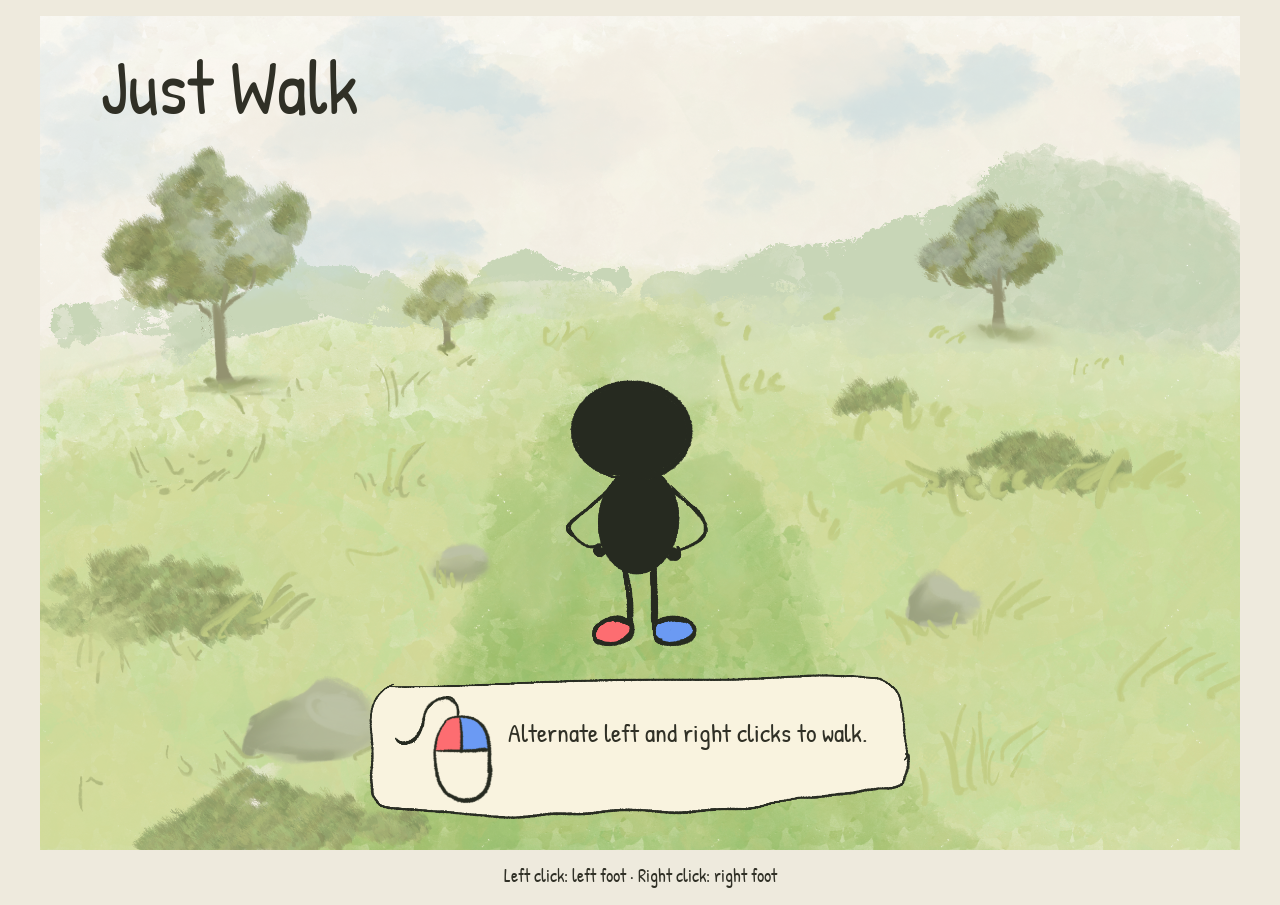
<file: index.html>
<html lang="en">
<head>
  <meta charset="UTF-8">
  <meta name="viewport" content="width=device-width, initial-scale=1.0">
  <meta
    name="description"
    content="A hand-drawn walking experience controlled by alternating mouse clicks."
  >

<link rel="stylesheet" href="./reset.css">
<link rel="stylesheet" href="./style.css">
<script src="./script.js" defer></script>


  <title>Just Walk</title>

 

</head>

<body>
  <main class="page">
    <!-- Third-person view connects each mouse button to its matching foot. -->
    <button id="start-button" type="button" hidden>
  Start walking
</button>

    <section
      id="game"
      aria-label="Just Walk tutorial"
      aria-describedby="controls"
    >
    <h1 class="game-title">Just Walk</h1>

      <img
        id="background"
        src="./images/tutorial-background.png"
        alt=""
        draggable="false"
      >

      <img
        id="character"
        class="art-layer"
        src="./images/character-idle.png"
        alt="Character standing with both feet on the ground"
        draggable="false"
      >

      <img
        id="dialogue"
        class="art-layer"
        src="./images/dialogue-box.png"
        alt=""
        draggable="false"
      >

      <img
        id="mouse"
        class="art-layer"
        src="./images/mouse-idle.png"
        alt=""
        draggable="false"
      >

      <p id="instruction" role="status" aria-live="polite">
        Alternate left and right clicks to walk.
      </p>
    </section>

    <p id="controls" class="help">
      Left click: left foot · Right click: right foot
    </p>
  </main>
</body>
</html>
</file>
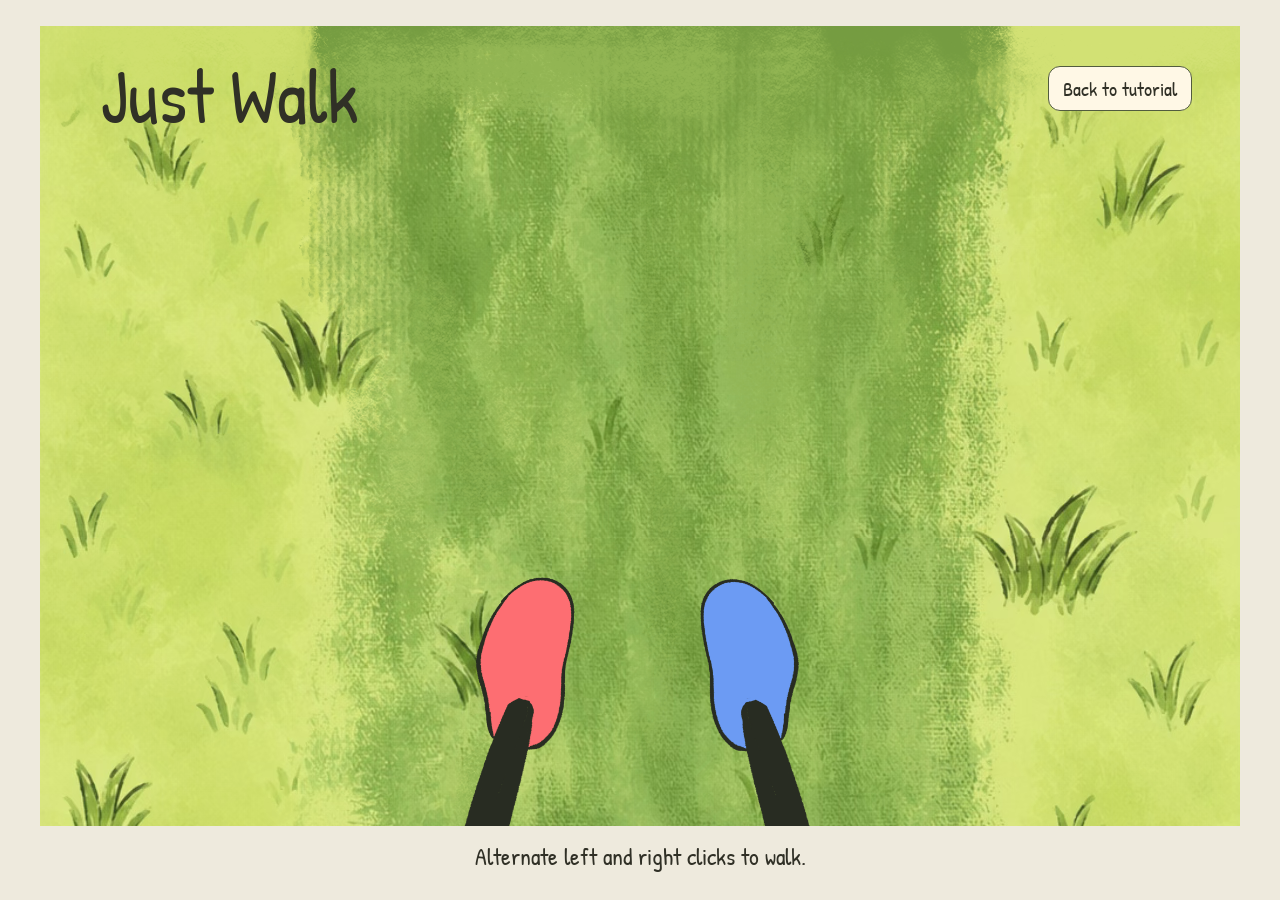
<file: walk.html>
<!DOCTYPE html>
<html lang="en">
<head>
  <meta charset="UTF-8">
  <meta name="viewport" content="width=device-width, initial-scale=1.0">

  <title>Just Walk — Explore</title>

  <link rel="stylesheet" href="./reset.css">
  <link rel="stylesheet" href="./walk.css">

  <script src="./walk.js" defer></script>
</head>

<body>
  <main class="walk-page">
    <!-- First-person feet connect mouse clicks to walking. -->
    <section
      id="walk-game"
      aria-label="First-person walking experience"
      aria-describedby="walk-status"
    >
      <!-- Scenery and uncollected objects move together during a stumble. -->
      <div id="walk-world">
        <div id="ground" aria-hidden="true"></div>

        <img
          id="puddle"
          src="./images/puddle.png"
          alt=""
          draggable="false"
        >

        <img
          id="left-foot"
          class="foot"
          src="./images/left-foot.png"
          alt="Red left foot"
          draggable="false"
        >

        <img
          id="right-foot"
          class="foot"
          src="./images/right-foot.png"
          alt="Blue right foot"
          draggable="false"
        >

        <button
          id="radio-pickup"
          class="world-item"
          type="button"
          hidden
        >
          <img
            src="./images/radio.png"
            alt="Pick up the radio"
            draggable="false"
          >
        </button>

        <button
          id="camera-pickup"
          class="world-item"
          type="button"
          hidden
        >
          <img
            src="./images/camera.png"
            alt="Pick up the camera"
            draggable="false"
          >
        </button>
      </div>

      <!-- Interface elements remain stable outside the moving world. -->
      <h1 class="walk-title">Just Walk</h1>

      <a id="back-link" href="./index.html">
        Back to tutorial
      </a>

      <!-- Collected objects stay accessible in the bottom-right corner. -->
      <div id="inventory" aria-label="Collected items">
        <button
          id="radio-control"
          type="button"
          aria-label="Play radio music"
          aria-pressed="false"
          hidden
        >
          <img
            src="./images/radio.png"
            alt=""
            draggable="false"
          >
        </button>

        <img
          id="collected-camera"
          src="./images/camera.png"
          alt="Collected camera"
          draggable="false"
          hidden
        >
      </div>
    </section>

    <p id="walk-status" role="status" aria-live="polite">
      Alternate left and right clicks to walk.
    </p>

    <!--
  A separate photo view gives the player time to notice the frog.
  The modal prevents clicks on the photograph from triggering footsteps.
-->
<dialog id="frog-photo" aria-labelledby="frog-photo-title">
  <div class="photo-card">
    <div class="photo-scene">
      <img
        class="photo-frog"
        src="./images/frog.png"
        alt="A little frog hiding in the grass"
        draggable="false"
      >
    </div>

    <h2 id="frog-photo-title">A little discovery</h2>
    <p>A quiet friend hiding in the grass.</p>

    <button id="close-photo" type="button">
      Keep walking
    </button>
  </div>
</dialog>

  </main>
</body>
</html>
</file>
<file: style.css>
@import url("https://fonts.googleapis.com/css2?family=Patrick+Hand&display=swap");

body {
  min-height: 100vh;
  display: grid;
  place-items: center;
  padding: 16px;
  background-color: #eeeadd;
  color: #303026;
  font-family: "Patrick Hand", cursive;
}

.page {
  width: min(100%, 1200px);
}

#game {
  position: relative;
  width: 100%;
  overflow: hidden;
  isolation: isolate;
  user-select: none;
}

#background {
  width: 100%;
  height: auto;
}

/*
  Full-canvas layers preserve the original Procreate composition.
  https://developer.mozilla.org/en-US/docs/Web/CSS/position
*/
.art-layer {
  position: absolute;
  inset: 0;
  width: 100%;
  height: 100%;
  pointer-events: none;
}

#character {
  z-index: 1;
}

#dialogue {
  z-index: 2;
}

#mouse {
  z-index: 3;
}

/* Keep instructions beside the illustrated mouse guide. */
#instruction {
  position: absolute;
  z-index: 4;
  left: 39%;
  top: 86%;
  width: 34%;
  margin: 0;
  transform: translateY(-50%);
  font-size: clamp(16px, 2vw, 26px);
  font-weight: 400;
  line-height: 1.3;
  pointer-events: none;
}

/* A small stumble communicates repeated clicks without a penalty. */
#character.stumble {
  animation: stumble 280ms ease-out;
}

@keyframes stumble {
  0%,
  100% {
    transform: translateX(0);
  }

  30% {
    transform: translateX(-7px);
  }

  65% {
    transform: translateX(5px);
  }
}

.help {
  margin-top: 12px;
  text-align: center;
  font-size: 18px;
  line-height: 1.5;
}

/*
  Preserve image and text feedback without shaking.
  https://developer.mozilla.org/en-US/docs/Web/CSS/@media/prefers-reduced-motion
*/
@media (prefers-reduced-motion: reduce) {
  #character.stumble {
    animation: none;
  }
}

/* Place the title inside the scene without blocking mouse input. */
.game-title {
  position: absolute;
  z-index: 5;
  top: 4%;
  left: 5%;
  margin: 0;
  color: #303026;
  font-family: "Patrick Hand", cursive;
  font-size: clamp(36px, 6vw, 76px);
  font-weight: 400;
  line-height: 1;
  pointer-events: none;
}

#start-button:hover {
  background: #e4edcd;
}

#start-button:focus-visible {
  outline: 3px solid #525c3e;
  outline-offset: 4px;
}

#start-button[hidden] {
  display: none;
}

/* Position the start button at the bottom-right. */
#start-button {
  position: absolute;
  z-index: 6;
  bottom: 5%;
  right: 5%;
  padding: 10px 24px;
  border: 2px solid #454936;
  border-radius: 16px 12px 15px 11px;
  background: #fff8e6;
  color: #303026;
  font-family: inherit;
  font-size: clamp(18px, 2vw, 26px);
  cursor: pointer;
}
</file>
<file: walk.css>
@import url("https://fonts.googleapis.com/css2?family=Patrick+Hand&display=swap");

body {
  min-height: 100vh;
  display: grid;
  place-items: center;
  padding: 16px;
  background: #eeeadd;
  color: #303026;
  font-family: "Patrick Hand", cursive;
}

.walk-page {
  width: min(100%, 1200px);
}

#walk-game {
  position: relative;
  width: 100%;
  aspect-ratio: 3 / 2;
  overflow: hidden;
  isolation: isolate;
  user-select: none;
}

/*
  Repeating one painting reduces artwork while suggesting an endless path.
  https://developer.mozilla.org/en-US/docs/Web/CSS/background-repeat
*/
#ground {
  position: absolute;
  inset: 0;
  z-index: 0;
  background-color: #b9cf77;
  background-image: url("./images/grass.png");
  background-size: 100% auto;
  background-repeat: repeat-y;
  background-position: center 0;
  pointer-events: none;
}

.walk-title {
  position: absolute;
  z-index: 3;
  top: 4%;
  left: 5%;
  margin: 0;
  font-size: clamp(36px, 6vw, 76px);
  font-weight: 400;
  line-height: 1;
  pointer-events: none;
}

/* Hide the leg ends below the frame to maintain the first-person illusion. */
.foot {
  position: absolute;
  z-index: 2;
  bottom: -14%;
  width: auto;
  height: 57%;
  max-width: none;
  transform-origin: center bottom;
  pointer-events: none;
}

#left-foot {
  right: 25%;
}

#right-foot {
  left: 25%;
}

#back-link {
  position: absolute;
  z-index: 4;
  top: 5%;
  right: 4%;
  padding: 8px 14px;
  border: 1px solid #525c3e;
  border-radius: 12px;
  background: #fff8e6;
  color: #303026;
  font-size: clamp(14px, 1.6vw, 22px);
  text-decoration: none;
}

#back-link:hover {
  background: #e4edcd;
}

#back-link:focus-visible {
  outline: 3px solid #525c3e;
  outline-offset: 4px;
}

#walk-status {
  min-height: 1.5em;
  margin-top: 12px;
  text-align: center;
  font-size: clamp(18px, 2vw, 24px);
  line-height: 1.5;
}

/*
  Match the grass width while preserving the painting's proportions.
  Water effects remain beneath the feet so they feel grounded.
*/
#puddle {
  position: absolute;
  z-index: 1;
  top: 12%;
  left: 0;
  width: 100%;
  height: auto;
  pointer-events: none;
}

#water-effects {
  position: absolute;
  inset: 0;
  z-index: 1;
  overflow: visible;
  pointer-events: none;
}

.water-ripple {
  position: absolute;
  width: 54px;
  height: 24px;
  border: 1.5px solid rgba(229, 243, 239, 0.6);
  border-radius: 46% 54% 43% 57%;
  transform: translate(-50%, -50%);
}

/*
  Group the scenery and feet so a stumble shakes the viewpoint.
  Interface elements remain outside this moving layer.
*/
#walk-world {
  position: absolute;
  inset: 0;
  z-index: 0;
  transform-origin: center;
}

/* Hide water until JavaScript positions it beyond the scene. */
#puddle {
  visibility: hidden;
}

/*
  Objects share the moving world, while collected items remain
  fixed in the interface for easy access.
*/
.world-item {
  position: absolute;
  z-index: 3;
  width: 14%;
  padding: 0;
  border: 0;
  background: transparent;
  cursor: pointer;
}

.world-item img {
  width: 100%;
  height: auto;
  pointer-events: none;
}

#radio-pickup {
  left: 34%;
}

#camera-pickup {
  left: 57%;
}

.world-item:hover img {
  filter: brightness(1.12);
}

/*
  Spread collected items across the bottom of the scene.
  Empty space between the buttons still accepts walking clicks.
*/
#inventory {
  position: absolute;
  z-index: 6;
  left: 4%;
  right: 4%;
  bottom: 4%;

  display: flex;
  align-items: center;
  justify-content: space-between;
  gap: 12px;

  pointer-events: none;
}

/*
  Matching slots make collected objects feel like one inventory.
  Grid centres both illustrations inside equally sized buttons.
  Reference: https://developer.mozilla.org/en-US/docs/Web/CSS/place-items
*/

#radio-control,
#camera-control {
  box-sizing: border-box;
  display: grid;
  place-items: center;

  width: clamp(64px, 9vw, 110px);
  height: auto;
  aspect-ratio: 1;
  padding: 10px;
  margin: 0;

  appearance: none;
  border: 2px solid #62684b;
  border-radius: 15px 12px 16px 13px;
  background: #fff8e6;

  color: inherit;
  font: inherit;
  cursor: pointer;
}

/*
  Contain preserves each drawing's proportions without stretching it.
  Reference: https://developer.mozilla.org/en-US/docs/Web/CSS/object-fit
*/
#radio-control img,
#camera-control img {
  display: block;
  width: 100%;
  height: 100%;
  min-width: 0;
  min-height: 0;
  max-width: 100%;
  max-height: 100%;
  object-fit: contain;
  pointer-events: none;
}

#radio-control:hover,
#camera-control:hover {
  background: #e4edcd;
}

#radio-control:focus-visible,
#camera-control:focus-visible {
  outline: 3px solid #525c3e;
  outline-offset: 4px;
}

/* A warm glow communicates that the radio is currently playing. */
#radio-control.is-playing {
  background: #f8efbc;
  box-shadow: 0 0 18px rgba(244, 210, 98, 0.75);
}

#radio-control.is-playing img {
  filter: drop-shadow(0 0 5px rgba(244, 210, 98, 0.8));
}

/* Explicitly keep uncollected items hidden despite display: grid. */
#radio-control[hidden],
#camera-control[hidden],
#collected-camera[hidden] {
  display: none;
}

/*
  A warm paper frame connects the photograph to the hand-drawn scene.
  The modal sits above the game without changing its layout.
*/
#frog-photo {
  position: fixed;
  inset: 0;
  box-sizing: border-box;

  width: min(86vw, 580px);
  max-width: none;
  max-height: 90vh;
  margin: auto;
  padding: 0;

  overflow: auto;
  border: 0;
  background: transparent;
  color: #303026;
  font: inherit;
}

/* Keep the dialog hidden until JavaScript calls showModal(). */
#frog-photo:not([open]) {
  display: none;
}

#frog-photo::backdrop {
  background: rgba(36, 42, 29, 0.55);
}

.photo-card {
  padding: 16px 16px 20px;
  border: 2px solid #62684b;
  border-radius: 5px 8px 6px 4px;
  background: #fff8e6;
  text-align: center;
}

/*
  Enlarge the grass texture to suggest a close view of the ground.
  The frog stays proportional and remains the photograph's main subject.
*/
.photo-scene {
  position: relative;
  width: 100%;
  aspect-ratio: 4 / 3;
  overflow: hidden;

  background-color: #b9cf77;
  background-image: url("./images/grass.png");
  background-repeat: no-repeat;
  background-position: center;
  /* Enlarge the grass texture to create a closer view around the frog. */
  background-size: 200% auto;
  background-position: center;

  border: 1px solid rgba(70, 80, 48, 0.25);
}

.photo-frog {
  position: absolute;
  left: 50%;
  top: 54%;

  display: block;
  width: 64%;
  height: 72%;
  max-width: none;
  object-fit: contain;

  transform: translate(-50%, -50%) rotate(-3deg);
  pointer-events: none;
}

#frog-photo-title {
  margin: 14px 0 4px;
  font-size: clamp(26px, 4vw, 36px);
  font-weight: 400;
  line-height: 1.2;
}

.photo-card p {
  margin: 0 0 16px;
  font-size: 20px;
  line-height: 1.4;
}

#close-photo {
  padding: 8px 24px;
  border: 2px solid #62684b;
  border-radius: 12px 9px 13px 10px;

  background: #e4edcd;
  color: inherit;
  font: inherit;
  font-size: 21px;
  cursor: pointer;
}

#close-photo:hover {
  background: #d3e1b5;
}

#close-photo:focus-visible {
  outline: 3px solid #525c3e;
  outline-offset: 4px;
}

/* Keep both inventory buttons clickable. */
#radio-control,
#camera-control {
  pointer-events: auto;
}

/* Keep the camera on the right even when the radio is hidden. */
#camera-control {
  margin-left: auto;
}

/*
  Position decorative effects around each inventory button.
  They ignore pointer input so they cannot interrupt clicks.
*/
#radio-control,
#camera-control {
  position: relative;
  overflow: visible;
  isolation: isolate;
}

/*
  Expanding, slightly uneven rings suggest the radio's sound waves.
  The existing is-playing class connects the effect to music playback.
  Reference:
  https://developer.mozilla.org/en-US/docs/Web/CSS/::after
*/
#radio-control::before,
#radio-control::after {
  content: "";
  position: absolute;
  inset: -6px;

  border: 2px solid #d2a348;
  border-radius: 43% 57% 49% 51% / 55% 44% 56% 45%;

  opacity: 0;
  pointer-events: none;
}

#radio-control.is-playing::before,
#radio-control.is-playing::after {
  animation: radio-wave 1.8s ease-out infinite;
}

#radio-control.is-playing::after {
  animation-delay: 0.9s;
}

@keyframes radio-wave {
  from {
    transform: scale(1);
    opacity: 0.75;
  }

  to {
    transform: scale(1.6);
    opacity: 0;
  }
}

/*
  A small warm burst confirms the shutter action without
  flashing the whole screen or covering the walking scene.
*/
#camera-control::after {
  content: "";
  position: absolute;
  inset: -24%;
  z-index: -1;

  background: #ffe2a0;
  clip-path: polygon(
    50% 0%, 59% 29%, 83% 10%, 75% 38%,
    100% 47%, 76% 57%, 93% 83%, 62% 73%,
    51% 100%, 40% 75%, 12% 91%, 25% 61%,
    0% 49%, 28% 39%, 13% 13%, 41% 28%
  );

  opacity: 0;
  pointer-events: none;
}

#camera-control.is-flashing::after {
  animation: camera-flash 350ms ease-out;
}

@keyframes camera-flash {
  0% {
    transform: scale(0.7);
    opacity: 0;
  }

  20% {
    transform: scale(1);
    opacity: 0.9;
  }

  100% {
    transform: scale(1.15);
    opacity: 0;
  }
}

/*
  Preserve the existing radio glow while removing animated effects
  for players who request reduced motion.
  Reference:
  https://developer.mozilla.org/en-US/docs/Web/CSS/@media/prefers-reduced-motion
*/
@media (prefers-reduced-motion: reduce) {
  #radio-control.is-playing::before,
  #radio-control.is-playing::after,
  #camera-control.is-flashing::after {
    animation: none;
  }
}
</file>
